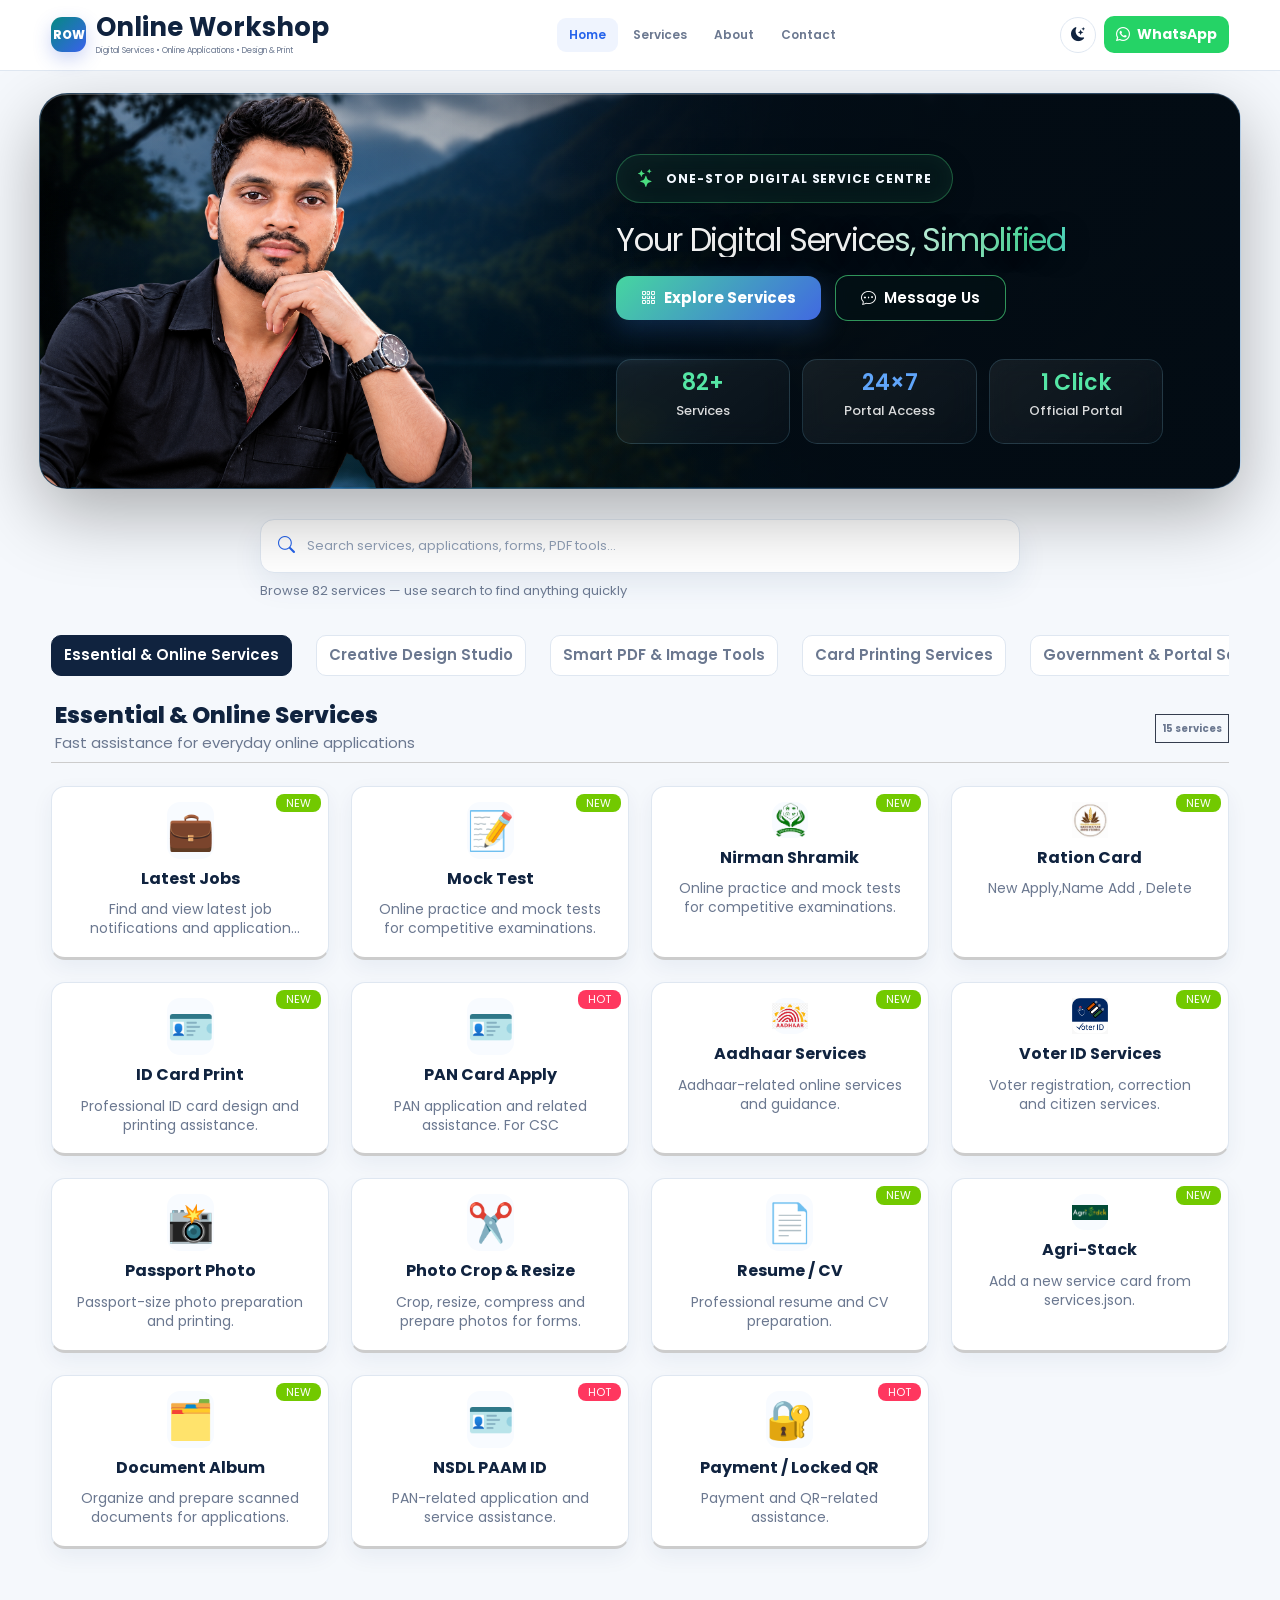
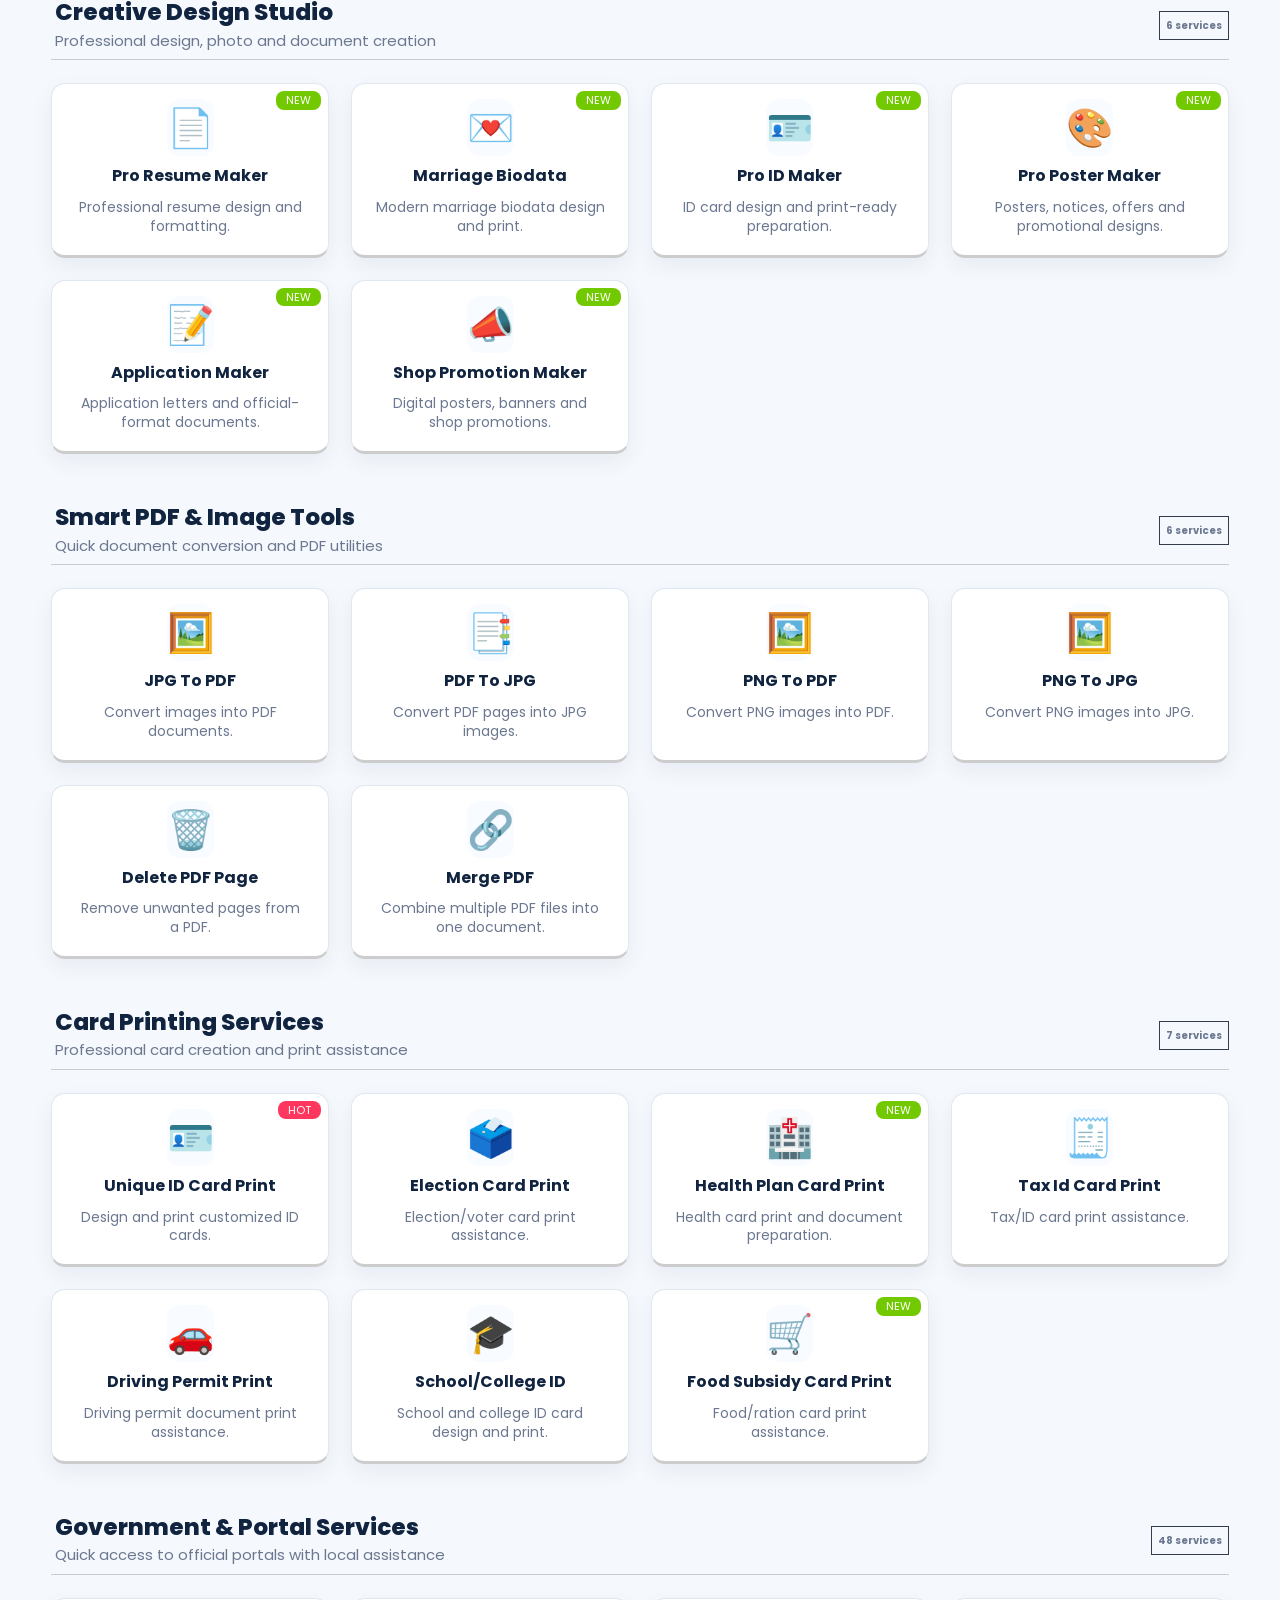
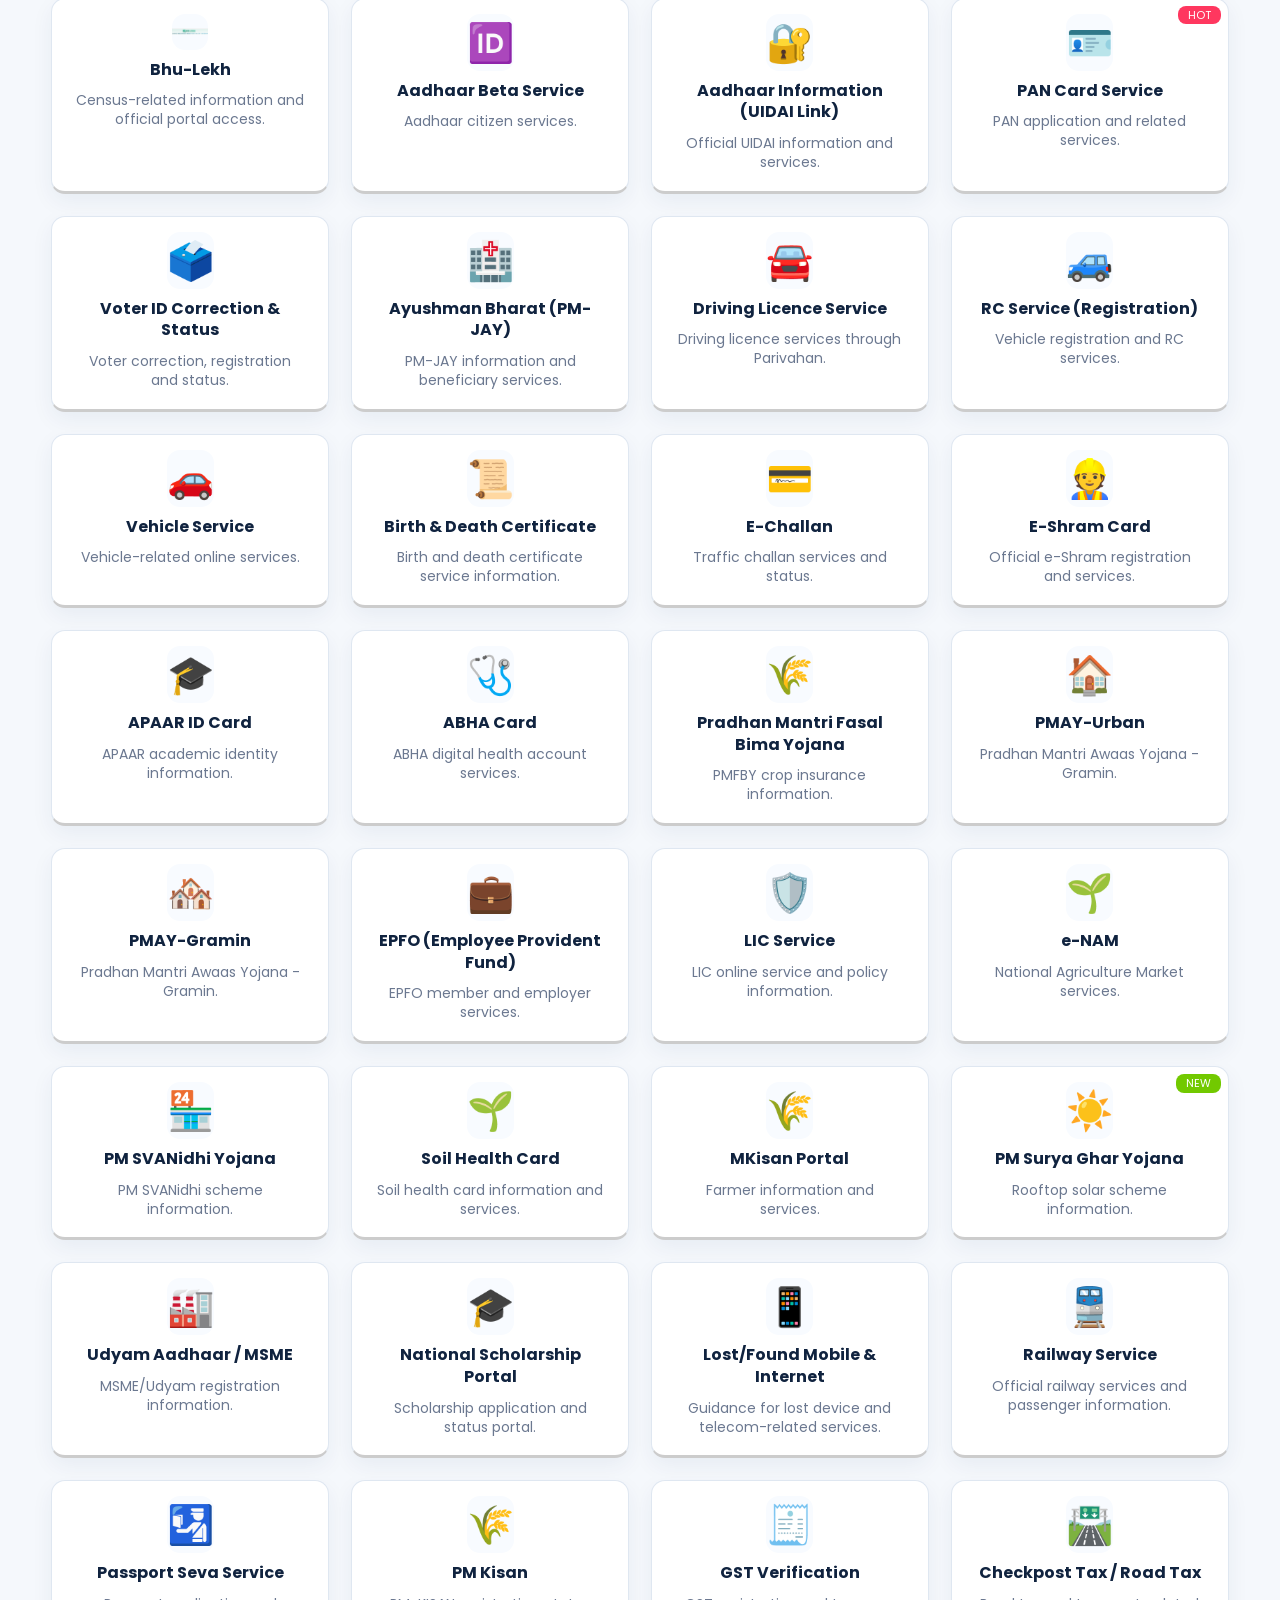
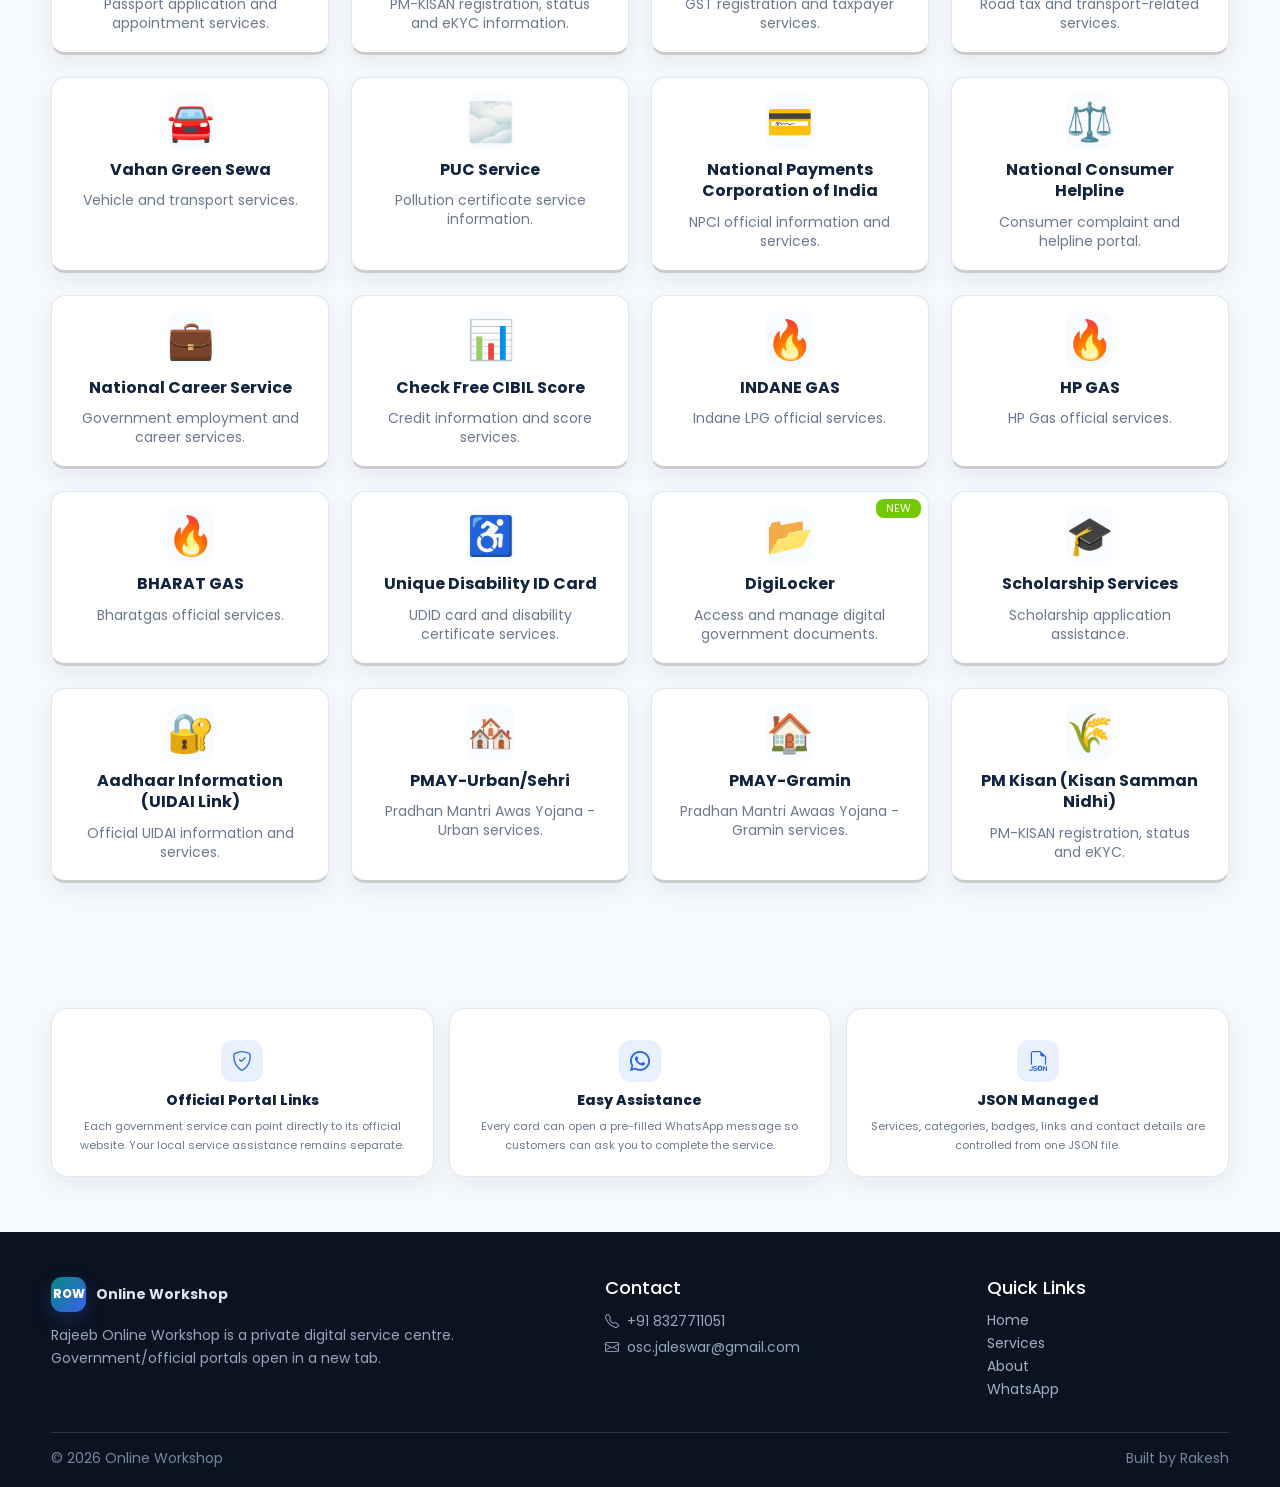
<file: index.html>
<!doctype html>
<html lang="en" data-theme="light">
<head>
  <meta charset="utf-8">
  <meta name="viewport" content="width=device-width, initial-scale=1">
  <meta name="description" content="Rajeeb Online Workshop - Digital services, online applications, design and print assistance.">
  <title>Rajeeb Online Workshop | Digital Service Portal</title>

  <link rel="preconnect" href="https://cdn.jsdelivr.net">
  <link href="https://cdn.jsdelivr.net/npm/bootstrap@5.3.3/dist/css/bootstrap.min.css" rel="stylesheet">
  <link href="https://cdn.jsdelivr.net/npm/bootstrap-icons@1.11.3/font/bootstrap-icons.css" rel="stylesheet">
  <link href="css/style.css" rel="stylesheet">
</head>
<body>
  <div id="topProgress"></div>

  <nav class="navbar navbar-expand-lg sticky-top portal-nav">
    <div class="container-fluid portal-container">
      <a class="navbar-brand brand-wrap" href="#home" aria-label="Rajeeb Online Workshop home">
        <span class="brand-mark" id="brandMark">ROW</span>
        <span>
          <strong id="brandName"></strong>
          <small id="brandTagline"></small>
        </span>
      </a>

      <button class="navbar-toggler border-0 shadow-none" type="button" data-bs-toggle="collapse" data-bs-target="#mainNav">
        <i class="bi bi-list fs-2"></i>
      </button>

      <div class="collapse navbar-collapse" id="mainNav">
        <ul class="navbar-nav mx-auto mb-2 mb-lg-0">
          <li class="nav-item"><a class="nav-link active" href="#home">Home</a></li>
          <li class="nav-item"><a class="nav-link" href="#services">Services</a></li>
          <li class="nav-item"><a class="nav-link" href="#about">About</a></li>
          <li class="nav-item"><a class="nav-link" href="#contact">Contact</a></li>
        </ul>

        <div class="nav-actions d-flex align-items-center gap-2">
          <button class="icon-btn" id="themeToggle" title="Toggle dark/light theme" aria-label="Toggle theme">
            <i class="bi bi-moon-stars-fill"></i>
          </button>
          <a class="btn btn-whatsapp btn-sm" id="topWhatsapp" target="_blank" rel="noopener">
            <i class="bi bi-whatsapp me-1"></i> WhatsApp
          </a>
        </div>
      </div>
    </div>
  </nav>

  <main id="home">

    
    <section class="hero-section">
      <div class="container-fluid portal-container">

       <div class="row">      <div class="hero-card">

<div class="col-md-4"></div>

<div class="col-md-8">
          <div class="hero-content">
            <div class="eyebrow"><i class="bi bi-stars"></i> ONE-STOP DIGITAL SERVICE CENTRE</div>
            <h1 id="heroTitle">Your Digital Services, Simplified</h1>
            <div class="hero-buttons">
              <a href="#services" class="btn btn-light btn-lg fw-bold"><i class="bi bi-grid-3x3-gap me-2"></i>Explore Services</a>
              <a id="heroWhatsapp" target="_blank" rel="noopener" class="btn btn-outline-light btn-lg"><i class="bi bi-chat-dots me-2"></i>Message Us</a>
            </div>
          </div>
          <div class="hero-side">
            <div class="hero-stat"><strong id="serviceCount">0+</strong><span>Services</span></div>
            <div class="hero-stat"><strong>24×7</strong><span>Portal Access</span></div>
            <div class="hero-stat"><strong>1 Click</strong><span>Official Portal</span></div>
          </div>

</div>
          </div>



      </div>
    </section>

    <section class="search-section">
      <div class="container-fluid portal-container">
        <div class="search-box">
          <i class="bi bi-search"></i>
          <input id="serviceSearch" type="search" autocomplete="off" placeholder="Search services, applications, forms, PDF tools...">
          <button id="clearSearch" class="search-clear d-none" aria-label="Clear search"><i class="bi bi-x-lg"></i></button>
        </div>
        <div class="search-meta">
          <span id="searchResultText">Browse all services</span>
        </div>
      </div>
    </section>

    <section id="services" class="services-section">
      <div class="container-fluid portal-container">
        <div id="categoryNav" class="category-nav"></div>
        <div id="serviceContainer"></div>

        <div id="noResults" class="empty-state d-none">
          <div class="empty-icon"><i class="bi bi-search"></i></div>
          <h3>No matching service</h3>
          <p>Try another keyword or contact Rajeeb Online Workshop for assistance.</p>
          <a id="emptyWhatsapp" target="_blank" rel="noopener" class="btn btn-primary">
            <i class="bi bi-whatsapp me-2"></i>Ask on WhatsApp
          </a>
        </div>
      </div>
    </section>

    <section id="about" class="info-section">
      <div class="container-fluid portal-container">
        <div class="info-grid">
          <div class="info-card">
            <div class="info-icon"><i class="bi bi-shield-check"></i></div>
            <h3>Official Portal Links</h3>
            <p>Each government service can point directly to its official website. Your local service assistance remains separate.</p>
          </div>
          <div class="info-card">
            <div class="info-icon"><i class="bi bi-whatsapp"></i></div>
            <h3>Easy Assistance</h3>
            <p>Every card can open a pre-filled WhatsApp message so customers can ask you to complete the service.</p>
          </div>
          <div class="info-card">
            <div class="info-icon"><i class="bi bi-filetype-json"></i></div>
            <h3>JSON Managed</h3>
            <p>Services, categories, badges, links and contact details are controlled from one JSON file.</p>
          </div>
        </div>
      </div>
    </section>
  </main>

  <footer id="contact" class="portal-footer">
    <div class="container-fluid portal-container">
      <div class="footer-grid">
        <div>
          <div class="footer-brand"><span class="brand-mark" id="footerMark">ROW</span><strong id="footerName">Rajeeb Online Workshop</strong></div>
          <p id="footerNote">Rajeeb Online Workshop is a private digital service centre. Government/official portals open in a new tab.</p>
        </div>
        <div>
          <h5>Contact</h5>
          <p><i class="bi bi-telephone me-2"></i><span id="footerPhone">+91 99999 99999</span></p>
          <p><i class="bi bi-envelope me-2"></i><span id="footerEmail">hello@rajeebonlineworkshop.com</span></p>
        </div>
        <div>
          <h5>Quick Links</h5>
          <a href="#home">Home</a>
          <a href="#services">Services</a>
          <a href="#about">About</a>
          <a id="footerWhatsapp" target="_blank" rel="noopener">WhatsApp</a>
        </div>
      </div>
      <div class="copyright">
        <span>© <span id="year"></span> <span id="copyrightName">Rajeeb Online Workshop</span></span>
        <span>Built by Rakesh </span>
      </div>
    </div>
  </footer>

  <div class="modal fade" id="serviceModal" tabindex="-1" aria-hidden="true">
    <div class="modal-dialog modal-dialog-centered">
      <div class="modal-content service-modal">
        <div class="modal-header">
          <div class="d-flex align-items-center gap-3">
            <div class="modal-service-icon" id="modalIcon">🪪</div>
            <div>
              <h5 class="modal-title mb-1" id="modalTitle">Service</h5>
              <span class="modal-category" id="modalCategory">Category</span>
            </div>
          </div>
          <button type="button" class="btn-close" data-bs-dismiss="modal" aria-label="Close"></button>
        </div>
        <div class="modal-body">
          <p id="modalDescription"></p>
          <div class="modal-actions">
            <a id="modalOfficial" class="btn btn-primary" target="_blank" rel="noopener">
              <i class="bi bi-box-arrow-up-right me-2"></i>Official Portal
            </a>
            <a id="modalWhatsapp" class="btn btn-success" target="_blank" rel="noopener">
              <i class="bi bi-whatsapp me-2"></i>Message to Apply
            </a>
          </div>
          <div class="official-note">
            <i class="bi bi-info-circle me-2"></i>
            The official portal opens in a new tab. For local assistance, use “Message to Apply”.
          </div>
        </div>
      </div>
    </div>
  </div>

  <button id="backToTop" class="back-to-top" aria-label="Back to top"><i class="bi bi-arrow-up"></i></button>

  <script src="https://cdn.jsdelivr.net/npm/bootstrap@5.3.3/dist/js/bootstrap.bundle.min.js"></script>
  <script src="js/app.js"></script>
</body>
</html>
</file>
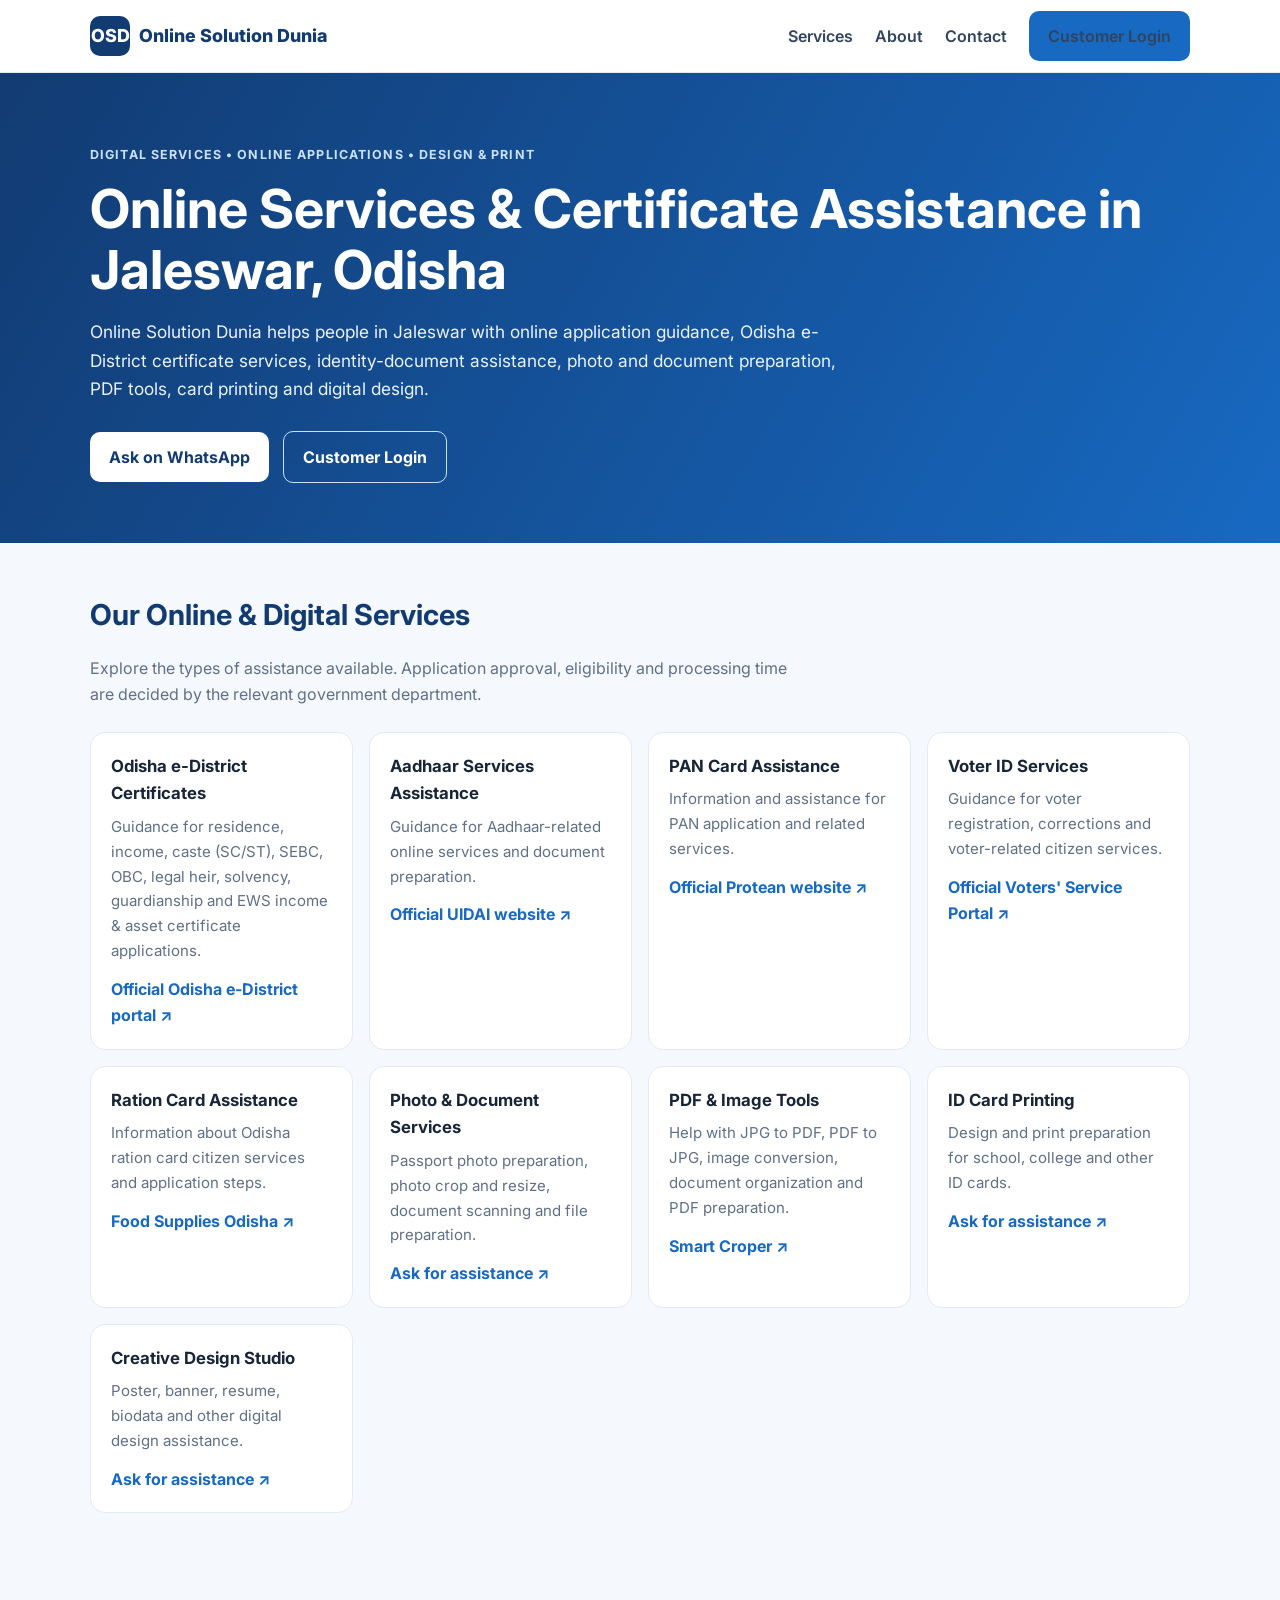
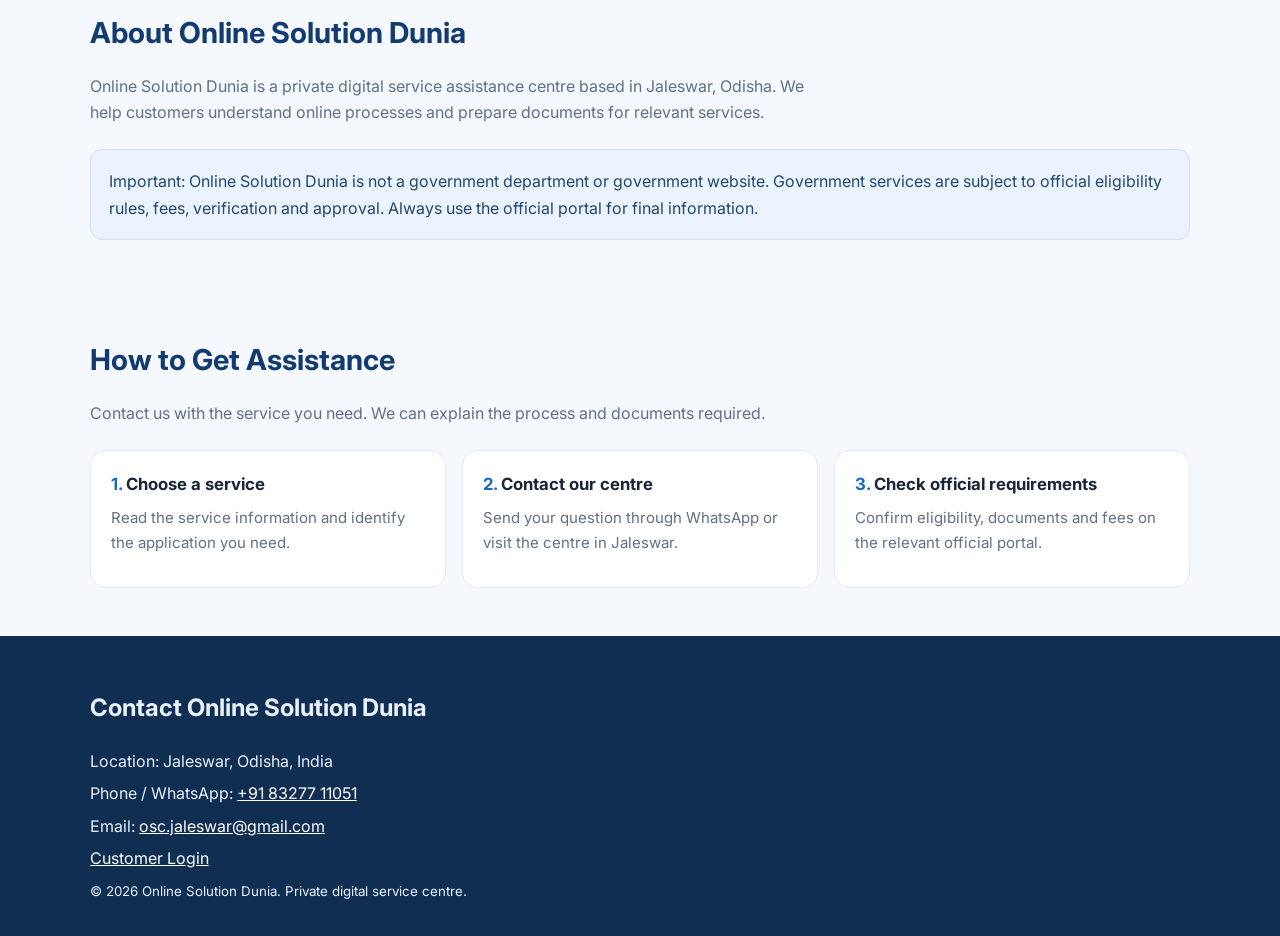
<file: onlineseva-final/index.html>
<!doctype html>
<html lang="en">
<head>
  <meta charset="utf-8">
  <meta name="viewport" content="width=device-width, initial-scale=1">
  <title>Online Solution Dunia | Online Services, Certificates & Digital Assistance in Jaleswar, Odisha</title>
  <meta name="description" content="Online Solution Dunia in Jaleswar, Odisha provides assistance with Odisha e-District certificates, Aadhaar, PAN, voter ID, ration card, online applications, photo services, PDF tools, ID cards and digital design.">
  <meta name="keywords" content="Online Solution Dunia, online seva kendra Jaleswar, online services Jaleswar Odisha, Odisha e District certificate, income certificate, caste certificate, residence certificate, Aadhaar assistance, PAN card, voter ID, ration card, PDF tools">
  <meta name="robots" content="index, follow, max-image-preview:large">
  <link rel="canonical" href="https://onlinesevajls.netlify.app/">
  <meta property="og:type" content="website">
  <meta property="og:site_name" content="Online Solution Dunia">
  <meta property="og:title" content="Online Solution Dunia | Online Services in Jaleswar">
  <meta property="og:description" content="Online application assistance, Odisha certificates, Aadhaar, PAN, voter ID, document tools and digital design in Jaleswar, Odisha.">
  <meta property="og:url" content="https://onlinesevajls.netlify.app/">
  <meta name="twitter:card" content="summary_large_image">
  <meta name="theme-color" content="#123b72">
  <link rel="preconnect" href="https://fonts.googleapis.com">
  <link rel="preconnect" href="https://fonts.gstatic.com" crossorigin>
  <link href="https://fonts.googleapis.com/css2?family=Inter:wght@400;500;600;700;800&display=swap" rel="stylesheet">
  <script type="application/ld+json">
  {
    "@context":"https://schema.org",
    "@type":"LocalBusiness",
    "name":"Online Solution Dunia",
    "description":"Private online service centre providing assistance with online applications, certificates, document services and digital design.",
    "url":"https://onlinesevajls.netlify.app/",
    "telephone":"+918327711051",
    "email":"osc.jaleswar@gmail.com",
    "address":{"@type":"PostalAddress","addressLocality":"Jaleswar","addressRegion":"Odisha","addressCountry":"IN"},
    "areaServed":{"@type":"City","name":"Jaleswar"}
  }
  </script>
  <style>
    :root{color-scheme:light;--navy:#123b72;--blue:#1769c2;--ink:#182538;--muted:#607086;--line:#e2eaf3;--bg:#f5f8fc}
    *{box-sizing:border-box}body{margin:0;font-family:Inter,Arial,sans-serif;color:var(--ink);background:var(--bg);line-height:1.65}
    a{color:var(--blue)}.wrap{width:min(1100px,92%);margin:auto}
    header{background:#fff;border-bottom:1px solid var(--line)}.nav{min-height:72px;display:flex;align-items:center;justify-content:space-between;gap:16px}
    .brand{font-weight:800;font-size:1.12rem;color:var(--navy);text-decoration:none}.brand span{display:inline-grid;place-items:center;background:var(--navy);color:#fff;border-radius:10px;width:40px;height:40px;margin-right:9px}
    .navlinks{display:flex;gap:22px;align-items:center}.navlinks a{text-decoration:none;font-weight:600;color:#31445d}
    .btn{display:inline-block;background:var(--blue);color:white;text-decoration:none;padding:12px 19px;border-radius:10px;font-weight:700}
    .hero{padding:72px 0 60px;background:linear-gradient(120deg,#123b72,#1769c2);color:#fff}
    .hero h1{font-size:clamp(2rem,5vw,3.35rem);line-height:1.15;margin:12px 0}.hero p{font-size:1.08rem;max-width:760px;color:#eaf3ff}
    .eyebrow{font-weight:700;letter-spacing:.09em;text-transform:uppercase;font-size:.78rem;color:#c9e1ff}
    .hero .btn{background:#fff;color:var(--navy);margin:10px 10px 0 0}.hero .secondary{background:transparent;color:#fff;border:1px solid #c9e1ff}
    section{padding:48px 0}.section-head{max-width:720px;margin-bottom:24px}.section-head h2{font-size:1.8rem;margin:0 0 8px;color:var(--navy)}.section-head p,.muted{color:var(--muted)}
    .grid{display:grid;grid-template-columns:repeat(auto-fit,minmax(230px,1fr));gap:16px}.item{background:#fff;border:1px solid var(--line);border-radius:15px;padding:20px}
    .item h3{font-size:1.05rem;margin:0 0 7px}.item p{color:var(--muted);font-size:.94rem;margin:0 0 12px}
    .item a{font-weight:700;text-decoration:none}.notice{background:#eaf3ff;border:1px solid #cfe2fb;padding:18px;border-radius:12px;color:#25466d}
    .steps{counter-reset:step}.steps .item{position:relative}.steps h3:before{counter-increment:step;content:counter(step) ". ";color:var(--blue)}
    footer{background:#102d52;color:#e8f1fc;padding:32px 0}footer a{color:#fff}footer p{margin:6px 0}
    @media(max-width:650px){.navlinks{gap:10px;font-size:.86rem}.navlinks .hide{display:none}.hero{padding:52px 0 44px}}
  </style>
</head>
<body>
<header><div class="wrap nav">
  <a class="brand" href="/" aria-label="Online Solution Dunia home"><span>OSD</span>Online Solution Dunia</a>
  <nav class="navlinks" aria-label="Main navigation"><a href="#services">Services</a><a class="hide" href="#about">About</a><a href="#contact">Contact</a><a class="btn" href="/portal.html">Customer Login</a></nav>
</div></header>
<main>
<section class="hero"><div class="wrap">
  <div class="eyebrow">Digital services • Online applications • Design &amp; Print</div>
  <h1>Online Services &amp; Certificate Assistance in Jaleswar, Odisha</h1>
  <p>Online Solution Dunia helps people in Jaleswar with online application guidance, Odisha e-District certificate services, identity-document assistance, photo and document preparation, PDF tools, card printing and digital design.</p>
  <a class="btn" href="https://wa.me/918327711051?text=Hello%20Online%20Solution%20Dunia%2C%20I%20need%20service%20information." target="_blank" rel="noopener">Ask on WhatsApp</a>
  <a class="btn secondary" href="/portal.html">Customer Login</a>
</div></section>
<section id="services"><div class="wrap">
  <div class="section-head"><h2>Our Online &amp; Digital Services</h2><p>Explore the types of assistance available. Application approval, eligibility and processing time are decided by the relevant government department.</p></div>
  <div class="grid">
    <article class="item"><h3>Odisha e-District Certificates</h3><p>Guidance for residence, income, caste (SC/ST), SEBC, OBC, legal heir, solvency, guardianship and EWS income &amp; asset certificate applications.</p><a href="https://edistrict.odisha.gov.in/" target="_blank" rel="noopener">Official Odisha e-District portal ↗</a></article>
    <article class="item"><h3>Aadhaar Services Assistance</h3><p>Guidance for Aadhaar-related online services and document preparation.</p><a href="https://uidai.gov.in/" target="_blank" rel="noopener">Official UIDAI website ↗</a></article>
    <article class="item"><h3>PAN Card Assistance</h3><p>Information and assistance for PAN application and related services.</p><a href="https://www.protean-tinpan.com/" target="_blank" rel="noopener">Official Protean website ↗</a></article>
    <article class="item"><h3>Voter ID Services</h3><p>Guidance for voter registration, corrections and voter-related citizen services.</p><a href="https://voters.eci.gov.in/" target="_blank" rel="noopener">Official Voters' Service Portal ↗</a></article>
    <article class="item"><h3>Ration Card Assistance</h3><p>Information about Odisha ration card citizen services and application steps.</p><a href="https://www.foododisha.in/" target="_blank" rel="noopener">Food Supplies Odisha ↗</a></article>
    <article class="item"><h3>Photo &amp; Document Services</h3><p>Passport photo preparation, photo crop and resize, document scanning and file preparation.</p><a href="https://wa.me/918327711051?text=I%20need%20photo%20or%20document%20service." target="_blank" rel="noopener">Ask for assistance ↗</a></article>
    <article class="item"><h3>PDF &amp; Image Tools</h3><p>Help with JPG to PDF, PDF to JPG, image conversion, document organization and PDF preparation.</p><a href="https://smartcroper.in/" target="_blank" rel="noopener">Smart Croper ↗</a></article>
    <article class="item"><h3>ID Card Printing</h3><p>Design and print preparation for school, college and other ID cards.</p><a href="https://wa.me/918327711051?text=I%20need%20ID%20card%20printing%20information." target="_blank" rel="noopener">Ask for assistance ↗</a></article>
    <article class="item"><h3>Creative Design Studio</h3><p>Poster, banner, resume, biodata and other digital design assistance.</p><a href="https://wa.me/918327711051?text=I%20need%20graphic%20design%20assistance." target="_blank" rel="noopener">Ask for assistance ↗</a></article>
  </div>
</div></section>
<section id="about"><div class="wrap">
  <div class="section-head"><h2>About Online Solution Dunia</h2><p>Online Solution Dunia is a private digital service assistance centre based in Jaleswar, Odisha. We help customers understand online processes and prepare documents for relevant services.</p></div>
  <div class="notice">Important: Online Solution Dunia is not a government department or government website. Government services are subject to official eligibility rules, fees, verification and approval. Always use the official portal for final information.</div>
</div></section>
<section><div class="wrap">
  <div class="section-head"><h2>How to Get Assistance</h2><p>Contact us with the service you need. We can explain the process and documents required.</p></div>
  <div class="grid steps"><article class="item"><h3>Choose a service</h3><p>Read the service information and identify the application you need.</p></article><article class="item"><h3>Contact our centre</h3><p>Send your question through WhatsApp or visit the centre in Jaleswar.</p></article><article class="item"><h3>Check official requirements</h3><p>Confirm eligibility, documents and fees on the relevant official portal.</p></article></div>
</div></section>
</main>
<footer id="contact"><div class="wrap">
  <h2>Contact Online Solution Dunia</h2>
  <p>Location: Jaleswar, Odisha, India</p>
  <p>Phone / WhatsApp: <a href="tel:+918327711051">+91 83277 11051</a></p>
  <p>Email: <a href="mailto:osc.jaleswar@gmail.com">osc.jaleswar@gmail.com</a></p>
  <p><a href="/portal.html">Customer Login</a></p>
  <small>© <span id="year"></span> Online Solution Dunia. Private digital service centre.</small>
</div></footer>
<script>document.getElementById("year").textContent=new Date().getFullYear();</script>
</body></html>
</file>
<file: css/style.css>
@import url("https://fonts.googleapis.com/css2?family=Poppins:wght@400;500;600;700;800&display=swap");

:root {
  --bg: #f5f8fc;
  --surface: #ffffff;
  --surface-2: #f8fbff;
  --text: #10233f;
  --muted: #6b7890;
  --border: #dfe7f1;
  --primary: #2563eb;
  --primary-2: #4f46e5;
  --shadow: 0 12px 30px rgba(28, 62, 112, 0.08);
  --card-shadow: 0 8px 22px rgba(24, 57, 102, 0.06);
  --radius: 16px;
}

html[data-theme="dark"] {
  --bg: #0b1220;
  --surface: #111b2e;
  --surface-2: #0f1728;
  --text: #e9f0fb;
  --muted: #9aa9bd;
  --border: #26354b;
  --shadow: 0 16px 35px rgba(0, 0, 0, 0.25);
  --card-shadow: 0 10px 24px rgba(0, 0, 0, 0.2);
}

* {
  box-sizing: border-box;
}
html {
  scroll-behavior: smooth;
}
body {
  margin: 0;
  background: var(--bg);
  color: var(--text);
  font-family: "Poppins", sans-serif;
  font-size: 14px;
}
a {
  text-decoration: none;
}
.portal-container {
  width: 100%;
  max-width: 1540px;
  margin: 0 auto;
  padding-left: clamp(18px, 4vw, 72px);
  padding-right: clamp(18px, 4vw, 72px);
}
#topProgress {
  position: fixed;
  top: 0;
  left: 0;
  height: 3px;
  width: 0;
  background: linear-gradient(90deg, #ec4899, #7c3aed, #0ea5e9);
  z-index: 2000;
  transition: width 0.12s;
}

.portal-nav {
  min-height: 62px;
  background: color-mix(in srgb, var(--surface) 94%, transparent);
  backdrop-filter: blur(16px);
  border-bottom: 1px solid var(--border);
}
.brand-wrap {
  display: flex;
  align-items: center;
  gap: 10px;
  color: var(--text);
}
.brand-wrap:hover {
  color: var(--text);
}
.brand-wrap strong {
  display: block;
  font-size: 26px;
  line-height: 1.1;
}
.brand-wrap small {
  display: block;
  color: var(--muted);
  font-size: 8px;
  margin-top: 3px;
}
.brand-mark {
  width: 35px;
  height: 35px;
  border-radius: 11px;
  display: grid;
  place-items: center;
  font-weight: 800;
  font-size: 12px;
  color: #fff;
  background: linear-gradient(135deg, #058982, #3a61ed);
  box-shadow: 0 7px 18px rgba(59, 91, 219, 0.25);
}
.navbar-nav {
  gap: 3px;
}
.nav-link {
  color: var(--muted) !important;
  font-weight: 600;
  font-size: 12px;
  padding: 8px 12px !important;
  border-radius: 9px;
}
.nav-link:hover,
.nav-link.active {
  color: var(--primary) !important;
  background: rgba(37, 99, 235, 0.07);
}
.icon-btn {
  width: 36px;
  height: 36px;
  border: 1px solid var(--border);
  border-radius: 50%;
  display: grid;
  place-items: center;
  background: var(--surface);
  color: var(--text);
}
.icon-btn:hover {
  border-color: var(--primary);
  color: var(--primary);
}
.btn-whatsapp {
  border: 0;
  color: #fff;
  background: #25d366;
  border-radius: 10px;
  font-weight: 700;
  padding: 8px 12px;
}
.btn-whatsapp:hover {
  background: #1fb95a;
  color: #fff;
}


/* =========================================================
   HERO SECTION — DARK NATURE / PROFESSIONAL
   ========================================================= */

.hero-section {
  padding: 22px 0 20px;
}

.hero-section .portal-container {
  max-width: 1500px;
  margin: 0 auto;
}

/* Main Hero */
.hero-card {
  position: relative;
  min-height: 396px;
  width: 100%;
  overflow: hidden;
  display: flex;
  align-items: center;
  border-radius: 28px;
  border: 1px solid rgba(120, 190, 255, 0.35);
  background:
    linear-gradient(
      90deg,
      rgba(2, 10, 18, 0.15) 0%,
      rgba(2, 10, 18, 0.30) 40%,
      rgba(2, 10, 18, 0.82) 67%,
      rgba(2, 10, 18, 0.94) 100%
    ),
    url("../images/nature.png") center center / cover no-repeat;
  box-shadow:
    0 25px 70px rgba(0, 0, 0, 0.30),
    inset 0 0 0 1px rgba(255, 255, 255, 0.06);
  isolation: isolate;
}

/* =========================================================
   OPTIONAL PERSON PNG
   ========================================================= */

.hero-card::before {
  content: "";
  position: absolute;
  left: -5px;
  bottom: 0;
  width: 50%;
  height: 100%;
  background:
    url("../images/rajeeb.png")
    left bottom / contain
    no-repeat;
  z-index: 2;
  pointer-events: none;
}

/* Dark overlay */
.hero-card::after {
  content: "";
  position: absolute;
  inset: 0;

  background:
    radial-gradient(
      circle at 25% 50%,
      rgba(0, 140, 255, 0.08),
      transparent 35%
    ),
    linear-gradient(
      90deg,
      transparent 0%,
      transparent 42%,
      rgba(3, 12, 20, 0.12) 52%,
      rgba(3, 12, 20, 0.75) 72%,
      rgba(3, 12, 20, 0.95) 100%
    );

  z-index: 1;
  pointer-events: none;
}

/* =========================================================
   YOUR BOOTSTRAP COLUMN
   ========================================================= */

.hero-card > .col-md-8 {
  position: relative;
  z-index: 5;
  width: 55%;
  margin-left: auto;
  padding: 31px 65px 14px 35px;
}

/* =========================================================
   HERO CONTENT
   ========================================================= */

.hero-content {
  position: relative;
  z-index: 6;

  max-width: 720px;
}

/* Small top label */
.eyebrow {
  display: inline-flex;
  align-items: center;
  gap: 10px;
  padding: 10px 20px;
  margin-bottom: 20px;
  border: 1px solid rgba(74, 222, 128, 0.35);
  border-radius: 50px;
  background: rgba(10, 35, 34, 0.55);
  color: #f3f8ff;
  font-size: 12px;
  font-weight: 700;
  letter-spacing: 0.08em;
  backdrop-filter: blur(12px);
  -webkit-backdrop-filter: blur(12px);
  box-shadow:
    0 8px 25px rgba(0, 0, 0, 0.18),
    inset 0 0 20px rgba(74, 222, 128, 0.05);
}

.eyebrow i {
  color: #4ade80;
  font-size: 18px;
}

/* =========================================================
   HEADING
   ========================================================= */

.hero-card h1 {
  margin: 0 0 18px;
  max-width: 720px;
  color: #ffffff;
  font-size: clamp(38px, 4vw, 62px);
  line-height: 1.05;
  font-weight: normal;
  letter-spacing: -0.035em;
  text-shadow:
    0 4px 25px rgba(0, 0, 0, 0.35);
}

/* Make "Simplified" colorful if JS/text allows */
.hero-card h1 {
  background: linear-gradient(
    90deg,
    #ffffff 0%,
    #ffffff 45%,
    #55e6a5 75%,
    #4bbcff 100%
  );
  -webkit-background-clip: text;
  -webkit-text-fill-color: transparent;
  /* background-clip: text; */
  font-size: 32px;
}

/* =========================================================
   DESCRIPTION
   ========================================================= */

.hero-card p {
  max-width: 650px;
  margin: 0 0 27px;
  color: rgba(235, 243, 250, 0.82);
  font-size: 15px;
  line-height: 1.75;
  font-weight: 400;
}

/* =========================================================
   BUTTONS
   ========================================================= */

.hero-buttons {
  display: flex;
  align-items: center;
  gap: 14px;
  flex-wrap: wrap;
}

.hero-buttons .btn {
  /* min-height: 54px; */
  padding: 11px 25px;
  border-radius: 13px;
  font-size: 15px;
  font-weight: 600;
  transition:
    transform 0.25s ease,
    box-shadow 0.25s ease,
    background 0.25s ease;
}

/* Explore button */
.hero-buttons .btn-light {
  color: #ffffff;

  border: 0;

  background: linear-gradient(
    135deg,
    #46d6a0 0%,
    #4169e1 100%
  );

  box-shadow:
    0 10px 28px rgba(55, 130, 230, 0.25);
}

.hero-buttons .btn-light:hover {
  transform: translateY(-3px);

  box-shadow:
    0 15px 35px rgba(55, 130, 230, 0.38);
}

/* WhatsApp button */
.hero-buttons .btn-outline-light {
  color: #ffffff;

  border: 1px solid rgba(74, 222, 128, 0.65);

  background: rgba(4, 25, 25, 0.35);

  backdrop-filter: blur(8px);
  -webkit-backdrop-filter: blur(8px);
}

.hero-buttons .btn-outline-light:hover {
  color: #ffffff;

  background: rgba(37, 211, 102, 0.12);

  border-color: #25d366;

  transform: translateY(-3px);

  box-shadow:
    0 10px 30px rgba(37, 211, 102, 0.18);
}

/* =========================================================
   STAT CARDS
   ========================================================= */

.hero-side {
  position: relative;
  z-index: 6;

  display: grid;
  grid-template-columns: repeat(3, 1fr);

  gap: 12px;

  width: 100%;
  max-width: 670px;

  margin-top: 38px;
}

.hero-stat {
  min-height: 85px;
  padding: 11px 12px;
  border: 1px solid rgba(110, 180, 210, 0.20);
  border-radius: 15px;
  background:
    linear-gradient(
      145deg,
      rgba(255, 255, 255, 0.07),
      rgba(255, 255, 255, 0.025)
    );
  text-align: center;
  backdrop-filter: blur(12px);
  -webkit-backdrop-filter: blur(12px);
  transition:
    transform 0.25s ease,
    border-color 0.25s ease,
    background 0.25s ease;
}

.hero-stat:hover {
  transform: translateY(-5px);

  border-color: rgba(74, 222, 128, 0.40);

  background:
    linear-gradient(
      145deg,
      rgba(74, 222, 128, 0.10),
      rgba(255, 255, 255, 0.035)
    );
}

.hero-stat strong {
  display: block;
  margin-bottom: 5px;
  color: #55e6a5;
  font-size: 22px;
  line-height: 1.1;
  font-weight: 600;
}

.hero-stat:nth-child(2) strong {
  color: #60a5fa;
}

.hero-stat:nth-child(3) strong {
  color: #55e6a5;
}

.hero-stat span {
  color: rgba(255, 255, 255, 0.85);

  font-size: 13px;
  font-weight: 500;
}

/* =========================================================
   TOP / BOTTOM GLASS BORDER
   ========================================================= */

.hero-card {
  box-shadow:
    0 25px 70px rgba(0, 0, 0, 0.30),
    inset 0 1px 0 rgba(255, 255, 255, 0.25),
    inset 0 -1px 0 rgba(0, 150, 255, 0.18);
}

/* =========================================================
   RESPONSIVE — TABLET
   ========================================================= */

@media (max-width: 991.98px) {

  .hero-section {
    padding: 18px 12px;
  }

  .hero-card {
    min-height: 460px;

    background-position: 30% center;
  }

  .hero-card::before {
    width: 48%;
  }

  .hero-card > .col-md-8 {
    width: 60%;
    padding: 0;
  }

  .hero-card h1 {
    font-size: clamp(34px, 5vw, 50px);
  }

  .hero-card p {
    font-size: 15px;
  }

  .hero-side {
    gap: 8px;
  }

  .hero-stat {
    min-height: 95px;
  }

  .hero-stat strong {
    font-size: 25px;
  }
}

/* =========================================================
   RESPONSIVE — MOBILE
   ========================================================= */

@media (max-width: 767.98px) {

  .hero-section {
    padding: 12px 10px 7px;
  }

  .hero-card {
    min-height: 620px;

    display: block;

    border-radius: 22px;

    background-position: 28% center;
  }

  /* Person becomes background/foreground */
  .hero-card::before {
    width: 100%;
    /* height: 58%; */
    left: 0;
    bottom: auto;
    top: 0;
    background-position: center right;
    background-size: contain;
    opacity: 0.3;
  }

  .hero-card::after {
    background:
      linear-gradient(
        180deg,
        rgba(2, 10, 18, 0.05) 0%,
        rgba(2, 10, 18, 0.18) 35%,
        rgba(2, 10, 18, 0.88) 58%,
        rgba(2, 10, 18, 0.98) 100%
      );
  }

  .hero-card > .col-md-8 {
    width: 100%;
    margin: 0;
    /* padding:
      290px
      22px
      25px; */
  }

  .hero-content {
    max-width: 100%;
  }

  .eyebrow {
    font-size: 10px;

    padding: 8px 13px;

    margin-bottom: 13px;
  }

  .hero-card h1 {
    font-size: 34px;

    line-height: 1.08;

    margin-bottom: 14px;
  }

  .hero-card p {
    font-size: 14px;
    line-height: 1.6;

    margin-bottom: 20px;
  }

  .hero-buttons {
    gap: 9px;
  }

  .hero-buttons .btn {
    /* min-height: 47px; */
    padding: 0 17px;
    font-size: 13px;
  }

  .hero-side {
    grid-template-columns: repeat(3, 1fr);

    gap: 7px;

    margin-top: 22px;
  }

  .hero-stat {
    min-height: 82px;

    padding: 12px 5px;

    border-radius: 12px;
  }

  .hero-stat strong {
    font-size: 21px;
  }

  .hero-stat span {
    font-size: 10px;
  }
}

/* =========================================================
   SMALL MOBILE
   ========================================================= */

@media (max-width: 420px) {

  .hero-card {
    min-height: 590px;
  }

  .hero-card::before {
    height: 52%;
  }

  .hero-card > .col-md-8 {
    /* padding-top: 250px; */
    padding-left: 17px;
    padding-right: 17px;
  }

  .hero-card h1 {
    font-size: 29px;
  }

  .hero-card p {
    font-size: 13px;
  }

  .hero-buttons {
    flex-direction: column;
    align-items: stretch;
  }

  .hero-buttons .btn {
    width: 100%;
  }

  .hero-side {
    margin-top: 17px;
  }

  .hero-stat strong {
    font-size: 19px;
  }
}
.search-section {
  padding: 10px 0 12px;
}
.search-box {
  max-width: 760px;
  margin: auto;
  background: var(--surface);
  border: 1px solid var(--border);
  height: 54px;
  border-radius: 14px;
  display: flex;
  align-items: center;
  padding: 0 17px;
  box-shadow: var(--shadow);
}
.search-box > i {
  color: var(--primary);
  font-size: 17px;
}
.search-box input {
  border: 0;
  outline: 0;
  background: transparent;
  color: var(--text);
  width: 100%;
  padding: 0 12px;
  font-size: 13px;
}
.search-box input::placeholder {
  color: #91a0b7;
}
.search-clear {
  border: 0;
  background: transparent;
  color: var(--muted);
}
.search-meta {
  max-width: 760px;
  margin: 8px auto 3px;
  display: flex;
  justify-content: space-between;
  align-items: center;
  gap: 10px;
  color: var(--muted);
  font-size: 13px;
}

.services-section {
  padding: 16px 0 55px;
}
.category-nav {
  display: flex;
  gap: 24px;
  overflow: auto;
  padding: 4px 0 0;
  scrollbar-width: none;
}
.category-nav::-webkit-scrollbar {
  display: none;
}
.category-tab {
  white-space: nowrap;
  border: 1px solid var(--border);
  background: var(--surface);
  color: var(--muted);
  padding: 8px 12px;
  border-radius: 10px;
  font-size: 15px;
  font-weight: 600;
}
.category-tab.active {
  background: var(--text);
  color: var(--surface);
  border-color: var(--text);
}
.category-block {
  margin: 0 0 50px;
}
.category-heading {
  display: flex;
  align-items: center;
  /* gap:10px; */
  margin-bottom: 23px;
  margin-top: 26px;
  border-bottom: 1px solid #ccc;
  padding-bottom: 7px;
}
.category-line {
  width: 4px;
  height: 37px;
  border-radius: 8px; /* background:var(--accent); */
}
.category-heading h2 {
  font-size: 23px;
  margin: 0;
  font-weight: 800;
}
.category-heading p {
  font-size: 15px;
  color: var(--muted);
  margin: 3px 0 0;
}
.category-count {
  margin-left: auto;
  color: var(--muted);
  font-size: 10px;
  font-weight: 700; /* background: #000000; */
  padding: 6px;
  border: 1px solid #343d4e;
}

.service-grid {
  display: grid;
  grid-template-columns: repeat(4, minmax(0, 1fr));
  gap: 22px;
}.service-card {
  position: relative;
  min-height: 126px;
  padding: 15px 23px 19px;
  border-radius: 14px;
  border: 1px solid var(--border);
  background: var(--surface);
  box-shadow: var(--card-shadow);
  display: flex;
  flex-direction: column;
  align-items: center;
  text-align: center;
  cursor: pointer;
  overflow: hidden;
  transition:
    transform 0.28s cubic-bezier(.2,.8,.2,1),
    box-shadow 0.28s ease,
    border-color 0.28s ease,
    background 0.28s ease;
  border-bottom: 3px solid #ccc;
}


/* Mouse-following glow */
.service-card::before {
  content: "";
  position: absolute;

  width: 180px;
  height: 180px;

  left: var(--mouse-x, 50%);
  top: var(--mouse-y, 50%);

  transform: translate(-50%, -50%);

  background: radial-gradient(
    circle,
    color-mix(in srgb, var(--accent) 18%, transparent),
    transparent 68%
  );

  opacity: 0;
  pointer-events: none;

  transition: opacity 0.25s ease;
}


/* Premium top shine */
.service-card::after {
  content: "";
  position: absolute;

  top: 0;
  left: -100%;

  width: 70%;
  height: 2px;

  background: linear-gradient(
    90deg,
    transparent,
    var(--accent),
    transparent
  );

  transition: left 0.5s ease;
}


.service-card:hover {
  transform: translateY(-6px) scale(1.012);

  box-shadow:
    0 18px 38px rgba(32, 70, 120, 0.14),
    0 0 0 1px color-mix(
      in srgb,
      var(--accent) 12%,
      transparent
    );

  border-color: var(--accent);
}


.service-card:hover::before {
  opacity: 1;
}


.service-card:hover::after {
  left: 120%;
}


/* Icon */
.service-icon {
  border-radius: 13px;
  display: grid;
  place-items: center;
  font-size: 38px;
  background: var(--surface-2);
  margin-bottom: 9px;

  transition:
    transform 0.3s cubic-bezier(.2,.8,.2,1),
    box-shadow 0.3s ease,
    background 0.3s ease;
}


.service-card:hover .service-icon {
  transform: translateY(-3px) scale(1.08) rotate(-2deg);

  background: color-mix(
    in srgb,
    var(--accent) 9%,
    var(--surface-2)
  );

  box-shadow:
    0 8px 18px color-mix(
      in srgb,
      var(--accent) 18%,
      transparent
    );
}


/* Service title */
.service-name {
  font-size: 16px;
  font-weight: 700;
  line-height: 1.35;
  color: var(--text);

  transition:
    color 0.25s ease,
    transform 0.25s ease;
}


.service-card:hover .service-name {
  color: var(--accent);
  transform: translateY(-1px);
}


/* Description */
.service-desc {
  font-size: 14px;
  line-height: 1.35;
  color: var(--muted);
  margin-top: 11px;

  display: -webkit-box;
  -webkit-line-clamp: 2;
  -webkit-box-orient: vertical;
  overflow: hidden;

  transition: color 0.25s ease;
}


.service-card:hover .service-desc {
  color: color-mix(
    in srgb,
    var(--text) 70%,
    var(--muted)
  );
}
.service-badge {
  position: absolute;
  top: 7px;
  right: 7px;
  border-radius: 8px;
  padding: 1px 10px;
  font-size: 11px;
  font-weight: normal;
  color: #fff;
  text-transform: uppercase;
}
.badge-new {
  background: #72c900;
}
.badge-hot {
  background: #ff375f;
}
.badge-pro {
  background: #7c3aed;
}
.service-arrow {
  position: absolute;
  bottom: 8px;
  right: 9px;
  color: var(--muted);
  font-size: 19px;
  opacity: 0;
  transition: 0.2s;
}
.service-card:hover .service-arrow {
  opacity: 1;
  color: var(--accent);
}

.info-section {
  padding: 20px 0 55px;
}
.info-grid {
  display: grid;
  grid-template-columns: repeat(3, 1fr);
  gap: 15px;
}
.info-card {
  background: var(--surface);
  border: 1px solid var(--border);
  border-radius: 16px;
  padding: 21px;
  box-shadow: var(--card-shadow);
  text-align: center;
}
.info-icon {
  width: 42px;
  height: 42px;
  border-radius: 12px;
  background: rgba(37, 99, 235, 0.1);
  color: var(--primary);
  display: grid;
  place-items: center;
  font-size: 20px;
  margin-bottom: 14px;
  margin: 10px auto;
}
.info-card h3 {
  font-size: 14px;
  font-weight: 800;
}
.info-card p {
  font-size: 11px;
  line-height: 1.7;
  color: var(--muted);
  margin: 0;
}

.portal-footer {
  background: #0b1321;
  color: #dbe5f4;
  padding: 45px 0 18px;
}
.footer-grid {
  display: grid;
  grid-template-columns: 1.5fr 1fr 0.7fr;
  gap: 35px;
}
.footer-brand {
  display: flex;
  align-items: center;
  gap: 10px;
  margin-bottom: 12px;
}
.portal-footer p {
  font-size: 14px;
  color: #94a6bd;
  line-height: 1.7;
  margin-bottom: 2px;
}
.portal-footer h5 {
  font-size: 18px;
  margin: 0 0 12px;
  color: #fff;
}
.portal-footer a {
  display: block;
  color: #9fb1c7;
  font-size: 14px;
  margin: 2px 0;
}
.portal-footer a:hover {
  color: #fff;
}
.copyright {
  border-top: 1px solid #26354a;
  margin-top: 30px;
  padding-top: 15px;
  display: flex;
  justify-content: space-between;
  color: #73869e;
  font-size: 14px;
}

.service-modal {
  background: var(--surface);
  color: var(--text);
  border: 1px solid var(--border);
  border-radius: 18px;
  overflow: hidden;
}
.service-modal .modal-header {
  border-bottom: 1px solid var(--border);
  padding: 18px 20px;
}
.service-modal .modal-body {
  padding: 20px;
}
.modal-service-icon {
  width: 48px;
  height: 48px;
  border-radius: 13px;
  background: var(--surface-2);
  display: grid;
  place-items: center;
  font-size: 26px;
}
.modal-title {
  font-size: 15px;
  font-weight: 800;
}
.modal-category {
  font-size: 9px;
  color: var(--muted);
}
.modal-body p {
  font-size: 12px;
  line-height: 1.7;
  color: var(--muted);
}
.modal-actions {
  display: grid;
  grid-template-columns: 1fr 1fr;
  gap: 10px;
  margin-top: 18px;
}
.modal-actions .btn {
  border-radius: 10px;
  font-size: 11px;
  font-weight: 700;
}
.official-note {
  margin-top: 14px;
  padding: 10px;
  border-radius: 10px;
  background: var(--surface-2);
  color: var(--muted);
  font-size: 9px;
  line-height: 1.5;
}

.empty-state {
  text-align: center;
  padding: 60px 20px;
}
.empty-icon {
  font-size: 32px;
  color: var(--muted);
  margin-bottom: 12px;
}
.empty-state h3 {
  font-size: 17px;
}
.empty-state p {
  font-size: 11px;
  color: var(--muted);
}

.back-to-top {
  position: fixed;
  right: 22px;
  bottom: 22px;
  width: 40px;
  height: 40px;
  border: 0;
  border-radius: 12px;
  background: var(--primary);
  color: #fff;
  box-shadow: 0 10px 25px rgba(37, 99, 235, 0.3);
  display: none;
  z-index: 1000;
}
.back-to-top.show {
  display: grid;
  place-items: center;
}

.fade-in {
  animation: fadeIn 0.35s ease both;
}
@keyframes fadeIn {
  from {
    opacity: 0;
    transform: translateY(5px);
  }
  to {
    opacity: 1;
    transform: none;
  }
}

@media (max-width: 1200px) {
  .service-grid {
    grid-template-columns: repeat(5, minmax(0, 1fr));
  }
}
@media (max-width: 992px) {
  .hero-card {
    padding: 35px;
    min-height: auto;
  }
  .hero-side {
    display: none;
  }
  .service-grid {
    grid-template-columns: repeat(4, minmax(0, 1fr));
  }
  .info-grid,
  .footer-grid {
    grid-template-columns: 1fr;
  }
}
@media (max-width: 768px) {
  .services-section{
    padding-top: 0;
  }
  .hero-section {
    padding-top: 20px;
  }
  .hero-card {
    padding: 28px 22px;
    border-radius: 16px;
  }
  .hero-card h1 {
    font-size: 30px;
  }
  .hero-card p {
    font-size: 12px;
  }
  .service-grid {
    grid-template-columns: repeat(3, minmax(0, 1fr));
    gap: 9px;
  }
  .service-card {
    min-height: 115px;
    padding: 13px 7px;
  }
  .service-icon {
    width: 44px;
    height: 44px;
    font-size: 23px;
  }
  .service-name {
    font-size: 14px;
  }
  .service-desc {
    /* display: none; */
    font-size: 11px;
    margin-top: 7px;
  }
  .category-heading h2 {
    font-size: 14px;
  }
  .category-heading p {
    display: none;
  }
  .modal-actions {
    grid-template-columns: 1fr;
  }
  .category-nav {
    display: flex;
    gap: 8px;
    overflow: auto;
    padding: 4px 0 0;
    scrollbar-width: none;
}
}
@media (max-width: 480px) {
  .portal-container {
    padding-left: 14px;
    padding-right: 14px;
  }
  .brand-wrap small {
    display: none;
  }
  .brand-wrap strong {
    font-size: 12px;
  }
  .hero-card h1 {
    font-size: 19px;
  }
  .hero-buttons .btn {
    font-size: 11px;
    padding: 9px 12px;
  }
  .service-grid {
    grid-template-columns: repeat(2, minmax(0, 1fr));
  }
  .service-card {
    min-height: 118px;
  }
  .search-meta {
    align-items: flex-start;
    flex-direction: column;
  }
}
</file>
